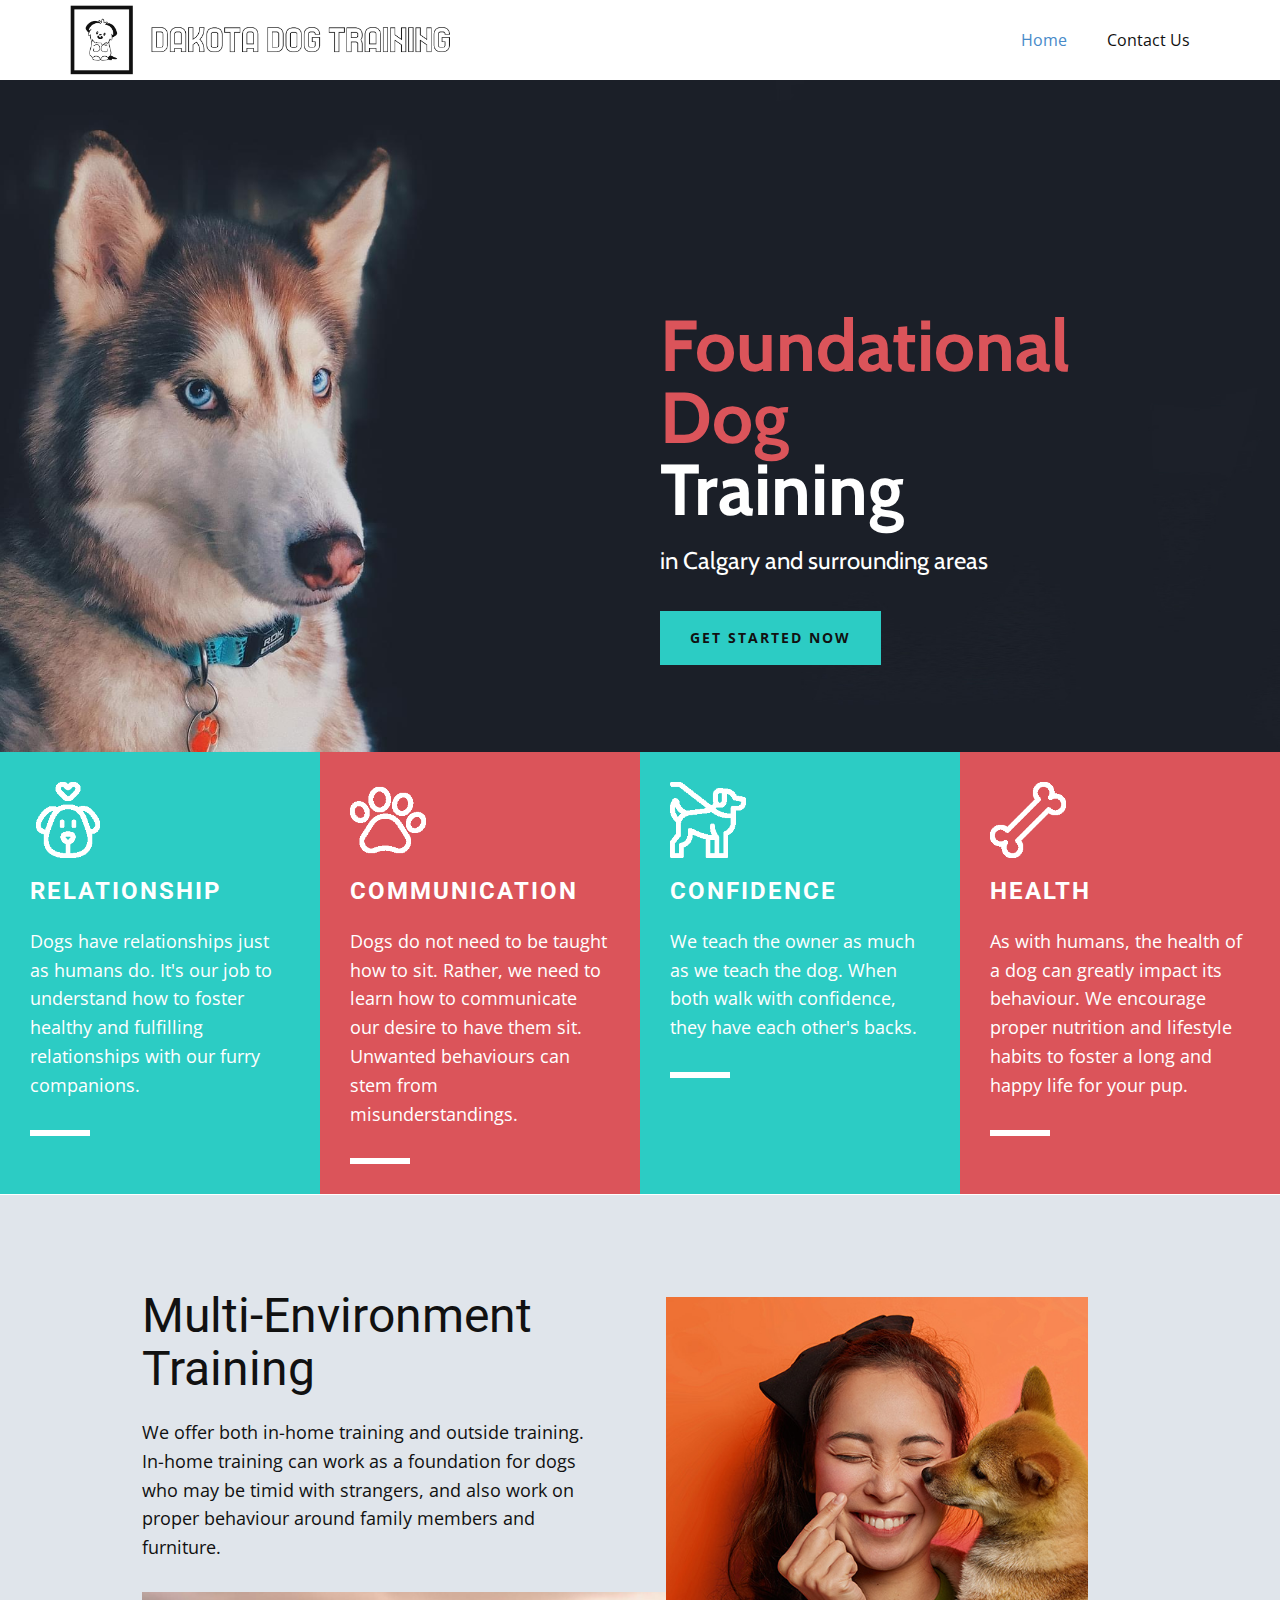
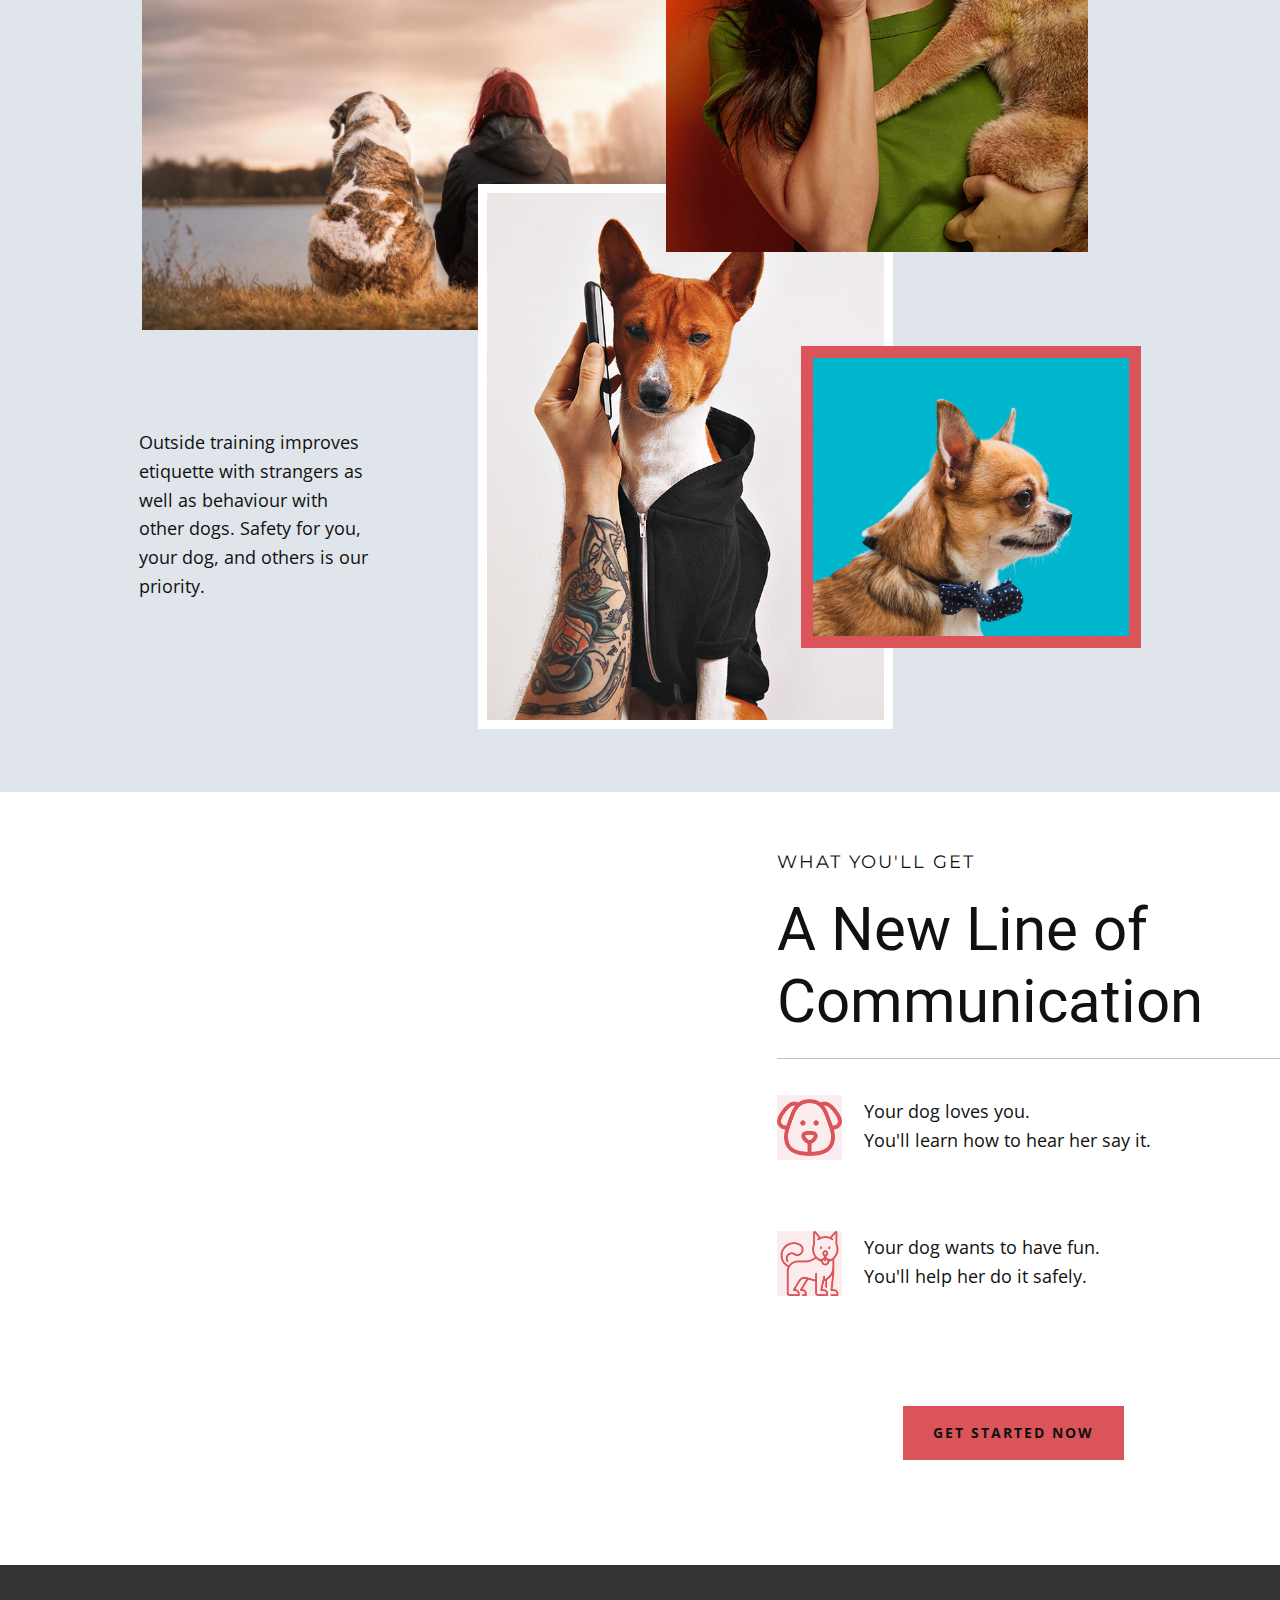
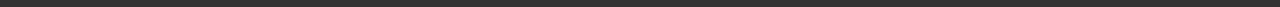
<file: index.html>
<!DOCTYPE html>
<html style="font-size: 16px;" lang="en"><head>
    <meta name="viewport" content="width=device-width, initial-scale=1.0">
    <meta charset="utf-8">
    <meta name="description" content="Dog Training in Calgary and Surrounding Areas">
    <meta name="keywords" content="Dog Training, Pet Training, Dogs">
    <meta name="author" content="Dakota Dog Training">

    <title>Dakota Dog Training</title>
    <link rel="icon" type="image/x-icon" href="favicon.PNG">
    <link rel="stylesheet" href="nicepage.css" media="screen">
    <link rel="stylesheet" href="Home.css" media="screen">
    <script class="u-script" type="text/javascript" src="jquery-1.9.1.min.js" defer=""></script>
    <script class="u-script" type="text/javascript" src="nicepage.js" defer=""></script>
    <link id="u-theme-google-font" rel="stylesheet" href="https://fonts.googleapis.com/css?family=Roboto:100,100i,300,300i,400,400i,500,500i,700,700i,900,900i|Open+Sans:300,300i,400,400i,500,500i,600,600i,700,700i,800,800i">
    <link id="u-page-google-font" rel="stylesheet" href="https://fonts.googleapis.com/css?family=Montserrat:100,100i,200,200i,300,300i,400,400i,500,500i,600,600i,700,700i,800,800i,900,900i|Cabin:400,400i,500,500i,600,600i,700,700i">
    
    
    
    
    
    <script type="application/ld+json">{
		"@context": "http://schema.org",
		"@type": "Organization",
		"name": "",
		"logo": "images/dakota_logo-1.PNG"
}</script>
    <meta name="theme-color" content="#478ac9">
    <meta property="og:title" content="Home">
    <meta property="og:type" content="website">
  <meta data-intl-tel-input-cdn-path="intlTelInput/"></head>
  <body class="u-body u-xl-mode" data-lang="en"><header class="u-clearfix u-header u-header" id="sec-0bd0"><div class="u-clearfix u-sheet u-valign-middle-lg u-valign-middle-md u-valign-middle-xl u-sheet-1">
        <nav class="u-menu u-menu-one-level u-menu-1" data-responsive-from="XS">
          <div class="menu-collapse" style="font-size: 1rem; letter-spacing: 0px;">
            <a class="u-button-style u-custom-left-right-menu-spacing u-custom-padding-bottom u-custom-top-bottom-menu-spacing u-nav-link u-text-active-palette-1-base u-text-hover-palette-2-base" href="#">
              <svg class="u-svg-link" viewBox="0 0 24 24"><use xlink:href="#menu-hamburger"></use></svg>
              <svg class="u-svg-content" version="1.1" id="menu-hamburger" viewBox="0 0 16 16" x="0px" y="0px" xmlns:xlink="http://www.w3.org/1999/xlink" xmlns="http://www.w3.org/2000/svg"><g><rect y="1" width="16" height="2"></rect><rect y="7" width="16" height="2"></rect><rect y="13" width="16" height="2"></rect>
</g></svg>
            </a>
          </div>
          <div class="u-custom-menu u-nav-container">
            <ul class="u-nav u-unstyled u-nav-1"><li class="u-nav-item"><a class="u-button-style u-nav-link u-text-active-palette-1-base u-text-hover-palette-2-base" href="index.html" style="padding: 10px 20px;">Home</a>
</li><li class="u-nav-item"><a class="u-button-style u-nav-link u-text-active-palette-1-base u-text-hover-palette-2-base" href="https://forms.gle/ZrPzx35mZhkRZ9Va7" target="_blank" style="padding: 10px 20px;">Contact Us</a>
</li></ul>
          </div>
          <div class="u-custom-menu u-nav-container-collapse">
            <div class="u-black u-container-style u-inner-container-layout u-opacity u-opacity-95 u-sidenav">
              <div class="u-inner-container-layout u-sidenav-overflow">
                <div class="u-menu-close"></div>
                <ul class="u-align-center u-nav u-popupmenu-items u-unstyled u-nav-2"><li class="u-nav-item"><a class="u-button-style u-nav-link" href="index.html">Home</a>
</li><li class="u-nav-item"><a class="u-button-style u-nav-link" href="https://forms.gle/ZrPzx35mZhkRZ9Va7" target="_blank">Contact Us</a>
</li></ul>
              </div>
            </div>
            <div class="u-black u-menu-overlay u-opacity u-opacity-70"></div>
          </div>
        </nav>
        <a href="https://dakotadogtraining.com" class="u-image u-logo u-image-1" data-image-width="1284" data-image-height="237">
          <img src="images/dakota_logo-1.PNG" class="u-logo-image u-logo-image-1">
        </a>
      </div></header> 
    <section class="u-clearfix u-image u-valign-middle u-section-1" id="sec-8872" data-image-width="1980" data-image-height="1250">
      <div class="u-clearfix u-gutter-0 u-layout-spacing-vertical u-layout-wrap u-layout-wrap-1">
        <div class="u-gutter-0 u-layout">
          <div class="u-layout-row">
            <div class="u-align-right u-container-style u-image u-layout-cell u-left-cell u-size-31 u-image-1" data-image-width="1296" data-image-height="1080">
              <div class="u-container-layout u-container-layout-1"></div>
            </div>
            <div class="u-container-style u-layout-cell u-right-cell u-size-29 u-layout-cell-2">
              <div class="u-container-layout u-container-layout-2">
                <h1 class="u-custom-font u-text u-text-palette-2-base u-title u-text-1">Foundational Dog<br>
                  <span class="u-text-body-alt-color">Training</span>
                  <br>
                </h1>
                <h4 class="u-custom-font u-text u-text-body-alt-color u-text-2">in Calgary and surrounding areas</h4>
                <a href="https://forms.gle/CmmoLES3qzxjvGJS8" class="u-active-palette-2-base u-border-none u-btn u-button-style u-hover-palette-2-base u-palette-4-base u-text-body-color u-btn-1" target="_blank">get started now</a>
              </div>
            </div>
          </div>
        </div>
      </div>
    </section>
    <section class="u-clearfix u-valign-bottom-lg u-valign-bottom-xl u-section-2" id="carousel_c6b8">
      <div class="u-expanded-width u-list u-list-1">
        <div class="u-repeater u-repeater-1">
          <div class="u-align-center-sm u-align-center-xs u-align-left-lg u-align-left-md u-align-left-xl u-container-style u-custom-item u-list-item u-palette-4-base u-repeater-item u-list-item-1">
            <div class="u-container-layout u-similar-container u-valign-top u-container-layout-1"><span class="u-custom-item u-file-icon u-icon u-icon-rectangle u-text-white u-icon-1"><img src="images/2064847-1234775f.png" alt=""></span>
              <h4 class="u-text u-text-default u-text-1">relationship</h4>
              <p class="u-text u-text-default u-text-2">Dogs have relationships just as humans do. It's our job to understand how to foster healthy and fulfilling relationships with our furry companions.</p>
              <div class="u-border-6 u-border-white u-line u-line-horizontal u-line-1"></div>
            </div>
          </div>
          <div class="u-align-center-sm u-align-center-xs u-align-left-lg u-align-left-md u-align-left-xl u-container-style u-custom-item u-list-item u-palette-2-base u-repeater-item u-list-item-2">
            <div class="u-container-layout u-similar-container u-valign-top u-container-layout-2"><span class="u-custom-item u-file-icon u-icon u-icon-rectangle u-text-white u-icon-2"><img src="images/1076877-3cd22f83.png" alt=""></span>
              <h4 class="u-text u-text-default u-text-3">COMMUNICATION</h4>
              <p class="u-text u-text-default u-text-4">Dogs do not need to be taught how to sit. Rather, we need to learn how to communicate our desire to have them sit. Unwanted behaviours can stem from misunderstandings.&nbsp;</p>
              <div class="u-border-6 u-border-white u-line u-line-horizontal u-line-2"></div>
            </div>
          </div>
          <div class="u-align-center-sm u-align-center-xs u-align-left-lg u-align-left-md u-align-left-xl u-container-style u-custom-item u-list-item u-palette-4-base u-repeater-item u-list-item-3">
            <div class="u-container-layout u-similar-container u-valign-top u-container-layout-3"><span class="u-custom-item u-file-icon u-icon u-icon-rectangle u-text-white u-icon-3"><img src="images/3330956-aeaf9b95.png" alt=""></span>
              <h4 class="u-text u-text-default u-text-5">CONFIDENCE</h4>
              <p class="u-text u-text-default u-text-6">We teach the owner as much as we teach the dog. When both walk with confidence, they have each other's backs.</p>
              <div class="u-border-6 u-border-white u-line u-line-horizontal u-line-3"></div>
            </div>
          </div>
          <div class="u-align-center-sm u-align-center-xs u-align-left-lg u-align-left-md u-align-left-xl u-container-style u-custom-item u-list-item u-palette-2-base u-repeater-item u-list-item-4">
            <div class="u-container-layout u-similar-container u-valign-top u-container-layout-4"><span class="u-custom-item u-file-icon u-icon u-icon-rectangle u-text-white u-icon-4"><img src="images/4253109-289270d7.png" alt=""></span>
              <h4 class="u-text u-text-default u-text-7">HEALTH</h4>
              <p class="u-text u-text-default u-text-8">As with humans, the health of a dog can greatly impact its behaviour. We encourage proper nutrition and lifestyle habits to foster a long and happy life for your pup.</p>
              <div class="u-border-6 u-border-white u-line u-line-horizontal u-line-4"></div>
            </div>
          </div>
        </div>
      </div>
    </section>
    <section class="u-align-center u-clearfix u-palette-5-light-2 u-section-3" id="carousel_1163">
      <div class="u-clearfix u-sheet u-valign-middle-md u-valign-middle-sm u-valign-middle-xs u-sheet-1">
        <div class="u-container-style u-expanded-width-xs u-group u-group-1">
          <div class="u-container-layout u-valign-middle u-container-layout-1">
            <h2 class="u-text u-text-1">Multi-Environment Training</h2>
            <p class="u-text u-text-2">We offer both in-home training and outside training. In-home training can work as a foundation for dogs who may be timid with strangers, and also work on proper behaviour around family members and furniture.</p>
          </div>
        </div>
        <img class="u-image u-image-1" src="images/gaf4f448a975774e439085ef5595757d6eda36daa39d250716de2cb756c8a6332acafe24be2642f82a4c9c916eea5a2a56d8fabfe103583c60c49cc40b4338904_1280.jpg" data-image-width="1280" data-image-height="853">
        <img class="u-border-9 u-border-white u-image u-image-2" src="images/xxcx.jpg" data-image-width="700" data-image-height="791">
        <img class="u-image u-image-3" src="images/87513ffc-3d39-929f-4053-86e0e28f2961.jpg" data-image-width="800" data-image-height="724">
        <img class="u-border-12 u-border-palette-2-base u-image u-image-4" src="images/hh.jpg" data-image-width="800" data-image-height="701">
        <div class="u-align-left u-container-style u-expanded-width-sm u-expanded-width-xs u-group u-group-2">
          <div class="u-container-layout u-container-layout-2">
            <p class="u-text u-text-3">Outside training improves etiquette with strangers as well as behaviour with other dogs. Safety for you, your dog, and others is our priority.</p>
          </div>
        </div>
      </div>
    </section>
    <section class="u-align-center u-clearfix u-section-4" id="carousel_b9fd">
      <div class="u-clearfix u-expanded-width u-layout-wrap u-layout-wrap-1">
        <div class="u-layout">
          <div class="u-layout-row">
            <div class="u-container-style u-image u-layout-cell u-right-cell u-size-30-md u-size-30-sm u-size-30-xs u-size-35-lg u-size-35-xl u-image-1" data-image-width="840" data-image-height="1260">
              <div class="u-container-layout u-container-layout-1"></div>
            </div>
            <div class="u-align-left u-container-style u-layout-cell u-left-cell u-size-25-lg u-size-25-xl u-size-30-md u-size-30-sm u-size-30-xs u-layout-cell-2">
              <div class="u-container-layout u-valign-top u-container-layout-2">
                <h6 class="u-custom-font u-font-montserrat u-text u-text-default u-text-1"> What you'll get</h6>
                <h2 class="u-text u-text-default u-text-2">A New Line of Communication</h2>
                <div class="u-border-1 u-border-grey-25 u-line u-line-horizontal u-line-1"></div>
                <div class="u-list u-list-1">
                  <div class="u-repeater u-repeater-1">
                    <div class="u-container-style u-list-item u-repeater-item">
                      <div class="u-container-layout u-similar-container u-valign-top-lg u-valign-top-md u-valign-top-sm u-valign-top-xl u-container-layout-3"><span class="u-file-icon u-icon u-icon-rectangle u-palette-2-light-3 u-spacing-15 u-text-palette-2-base u-icon-1"><img src="images/6.png" alt=""></span>
                        <p class="u-text u-text-3">Your dog loves you.&nbsp;<br>You'll learn how to hear her say it.
                        </p>
                      </div>
                    </div>
                    <div class="u-container-style u-list-item u-repeater-item">
                      <div class="u-container-layout u-similar-container u-valign-top-lg u-valign-top-md u-valign-top-sm u-valign-top-xl u-container-layout-4"><span class="u-file-icon u-icon u-icon-rectangle u-palette-2-light-3 u-spacing-15 u-text-palette-2-base u-icon-2"><img src="images/4540592-71e89af5.png" alt=""></span>
                        <p class="u-text u-text-4">Your dog wants to have fun.<br>You'll help her do it safely.
                        </p>
                      </div>
                    </div>
                  </div>
                </div>
                <a href="https://forms.gle/CmmoLES3qzxjvGJS8" class="u-active-palette-4-base u-border-none u-btn u-button-style u-hover-palette-4-base u-palette-2-base u-text-body-color u-btn-1" target="_blank">get started now</a>
              </div>
            </div>
          </div>
        </div>
      </div>
    </section>
    
    
    <footer class="u-align-center u-clearfix u-footer u-grey-80 u-footer" id="sec-9f3e"><div class="u-clearfix u-sheet u-sheet-1"></div></footer>
    <section class="u-backlink u-clearfix u-grey-80">
    </section>
  
</body></html>
</file>
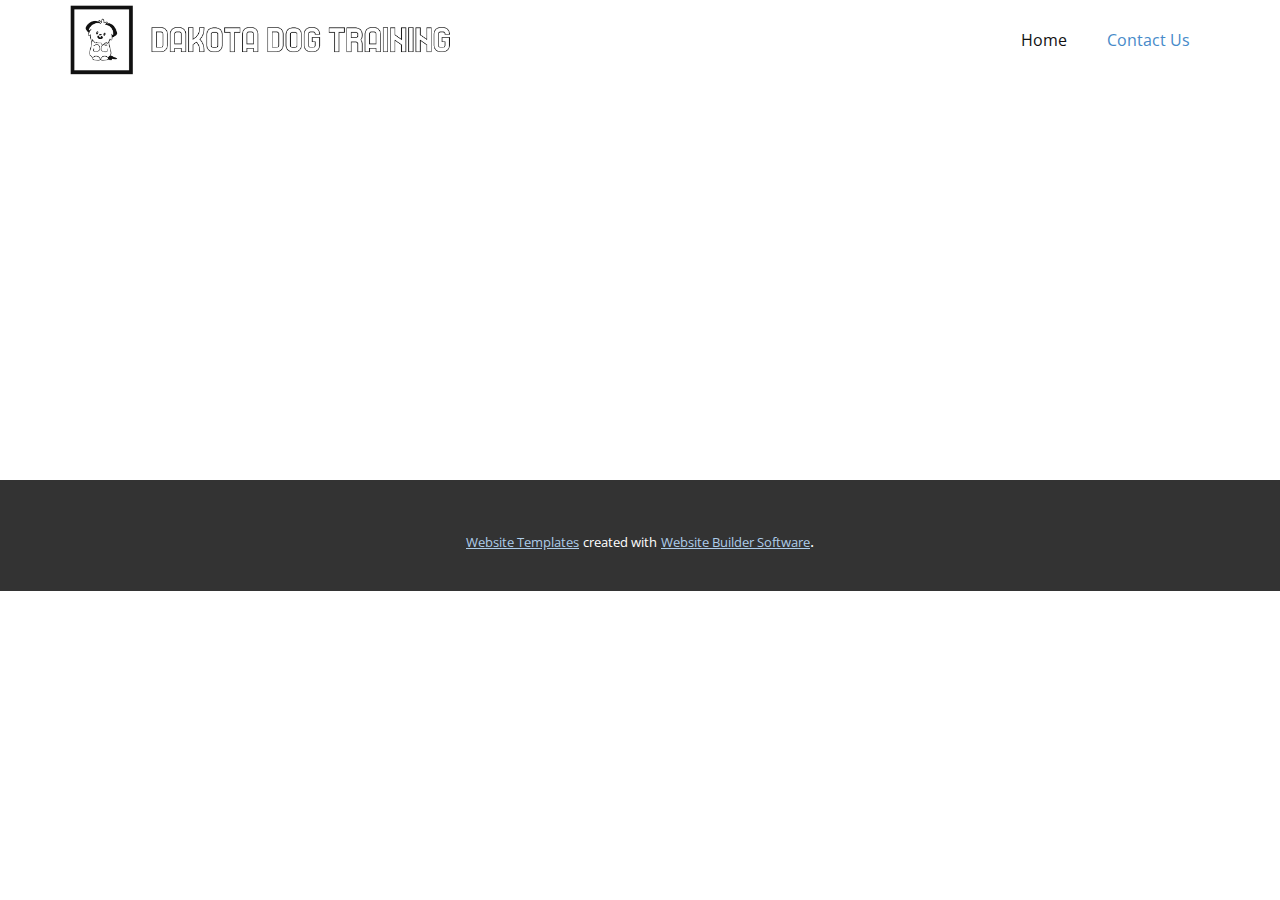
<file: Contact-Us.html>
<!DOCTYPE html>
<html style="font-size: 16px;" lang="en"><head>
    <meta name="viewport" content="width=device-width, initial-scale=1.0">
    <meta charset="utf-8">
    <meta name="keywords" content="">
    <meta name="description" content="">
    <title>Contact Us</title>
    <link rel="stylesheet" href="nicepage.css" media="screen">
<link rel="stylesheet" href="Contact-Us.css" media="screen">
    <script class="u-script" type="text/javascript" src="jquery-1.9.1.min.js" defer=""></script>
    <script class="u-script" type="text/javascript" src="nicepage.js" defer=""></script>
    <meta name="generator" content="Nicepage 5.10.9, nicepage.com">
    <link id="u-theme-google-font" rel="stylesheet" href="https://fonts.googleapis.com/css?family=Roboto:100,100i,300,300i,400,400i,500,500i,700,700i,900,900i|Open+Sans:300,300i,400,400i,500,500i,600,600i,700,700i,800,800i">
    
    
    <script type="application/ld+json">{
		"@context": "http://schema.org",
		"@type": "Organization",
		"name": "",
		"url": "/",
		"logo": "images/dakota_logo-1.PNG"
}</script>
    <meta name="theme-color" content="#478ac9">
    <meta property="og:title" content="Contact Us">
    <meta property="og:type" content="website">
    <link rel="canonical" href="/">
  <meta data-intl-tel-input-cdn-path="intlTelInput/"></head>
  <body class="u-body u-xl-mode" data-lang="en"><header class="u-clearfix u-header u-header" id="sec-0bd0"><div class="u-clearfix u-sheet u-valign-middle-lg u-valign-middle-md u-valign-middle-xl u-sheet-1">
        <nav class="u-menu u-menu-one-level u-menu-1" data-responsive-from="XS">
          <div class="menu-collapse" style="font-size: 1rem; letter-spacing: 0px;">
            <a class="u-button-style u-custom-left-right-menu-spacing u-custom-padding-bottom u-custom-top-bottom-menu-spacing u-nav-link u-text-active-palette-1-base u-text-hover-palette-2-base" href="#">
              <svg class="u-svg-link" viewBox="0 0 24 24"><use xlink:href="#menu-hamburger"></use></svg>
              <svg class="u-svg-content" version="1.1" id="menu-hamburger" viewBox="0 0 16 16" x="0px" y="0px" xmlns:xlink="http://www.w3.org/1999/xlink" xmlns="http://www.w3.org/2000/svg"><g><rect y="1" width="16" height="2"></rect><rect y="7" width="16" height="2"></rect><rect y="13" width="16" height="2"></rect>
</g></svg>
            </a>
          </div>
          <div class="u-custom-menu u-nav-container">
            <ul class="u-nav u-unstyled u-nav-1"><li class="u-nav-item"><a class="u-button-style u-nav-link u-text-active-palette-1-base u-text-hover-palette-2-base" href="Home.html" style="padding: 10px 20px;">Home</a>
</li><li class="u-nav-item"><a class="u-button-style u-nav-link u-text-active-palette-1-base u-text-hover-palette-2-base" href="https://forms.gle/ZrPzx35mZhkRZ9Va7" target="_blank" style="padding: 10px 20px;">Contact Us</a>
</li></ul>
          </div>
          <div class="u-custom-menu u-nav-container-collapse">
            <div class="u-black u-container-style u-inner-container-layout u-opacity u-opacity-95 u-sidenav">
              <div class="u-inner-container-layout u-sidenav-overflow">
                <div class="u-menu-close"></div>
                <ul class="u-align-center u-nav u-popupmenu-items u-unstyled u-nav-2"><li class="u-nav-item"><a class="u-button-style u-nav-link" href="Home.html">Home</a>
</li><li class="u-nav-item"><a class="u-button-style u-nav-link" href="https://forms.gle/ZrPzx35mZhkRZ9Va7" target="_blank">Contact Us</a>
</li></ul>
              </div>
            </div>
            <div class="u-black u-menu-overlay u-opacity u-opacity-70"></div>
          </div>
        </nav>
        <a href="https://nicepage.com/k/love-html-templates" class="u-image u-logo u-image-1" data-image-width="1284" data-image-height="237">
          <img src="images/dakota_logo-1.PNG" class="u-logo-image u-logo-image-1">
        </a>
      </div></header>
    <section class="u-clearfix u-section-1" id="sec-c374">
      <div class="u-clearfix u-sheet u-sheet-1"></div>
    </section>
    
    
    <footer class="u-align-center u-clearfix u-footer u-grey-80 u-footer" id="sec-9f3e"><div class="u-clearfix u-sheet u-sheet-1"></div></footer>
    <section class="u-backlink u-clearfix u-grey-80">
      <a class="u-link" href="https://nicepage.com/website-templates" target="_blank">
        <span>Website Templates</span>
      </a>
      <p class="u-text">
        <span>created with</span>
      </p>
      <a class="u-link" href="" target="_blank">
        <span>Website Builder Software</span>
      </a>. 
    </section>
  
</body></html>
</file>
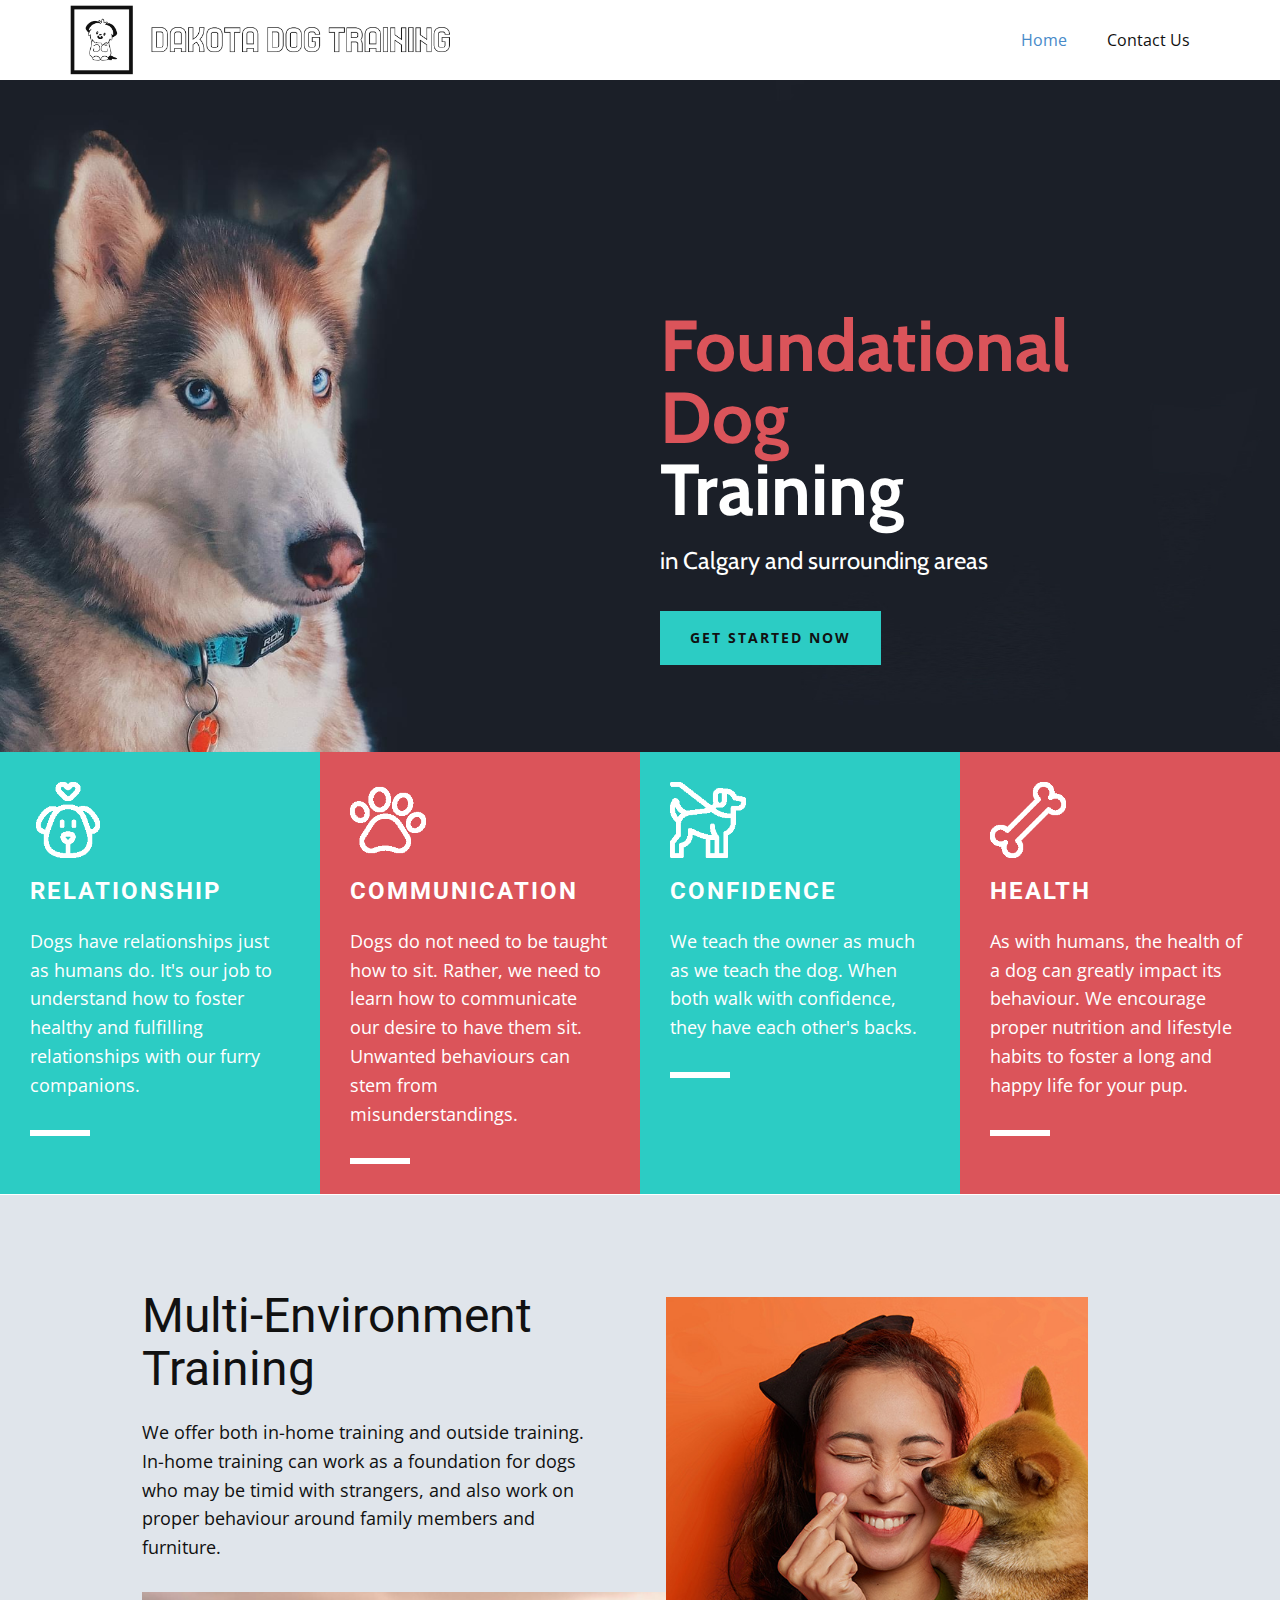
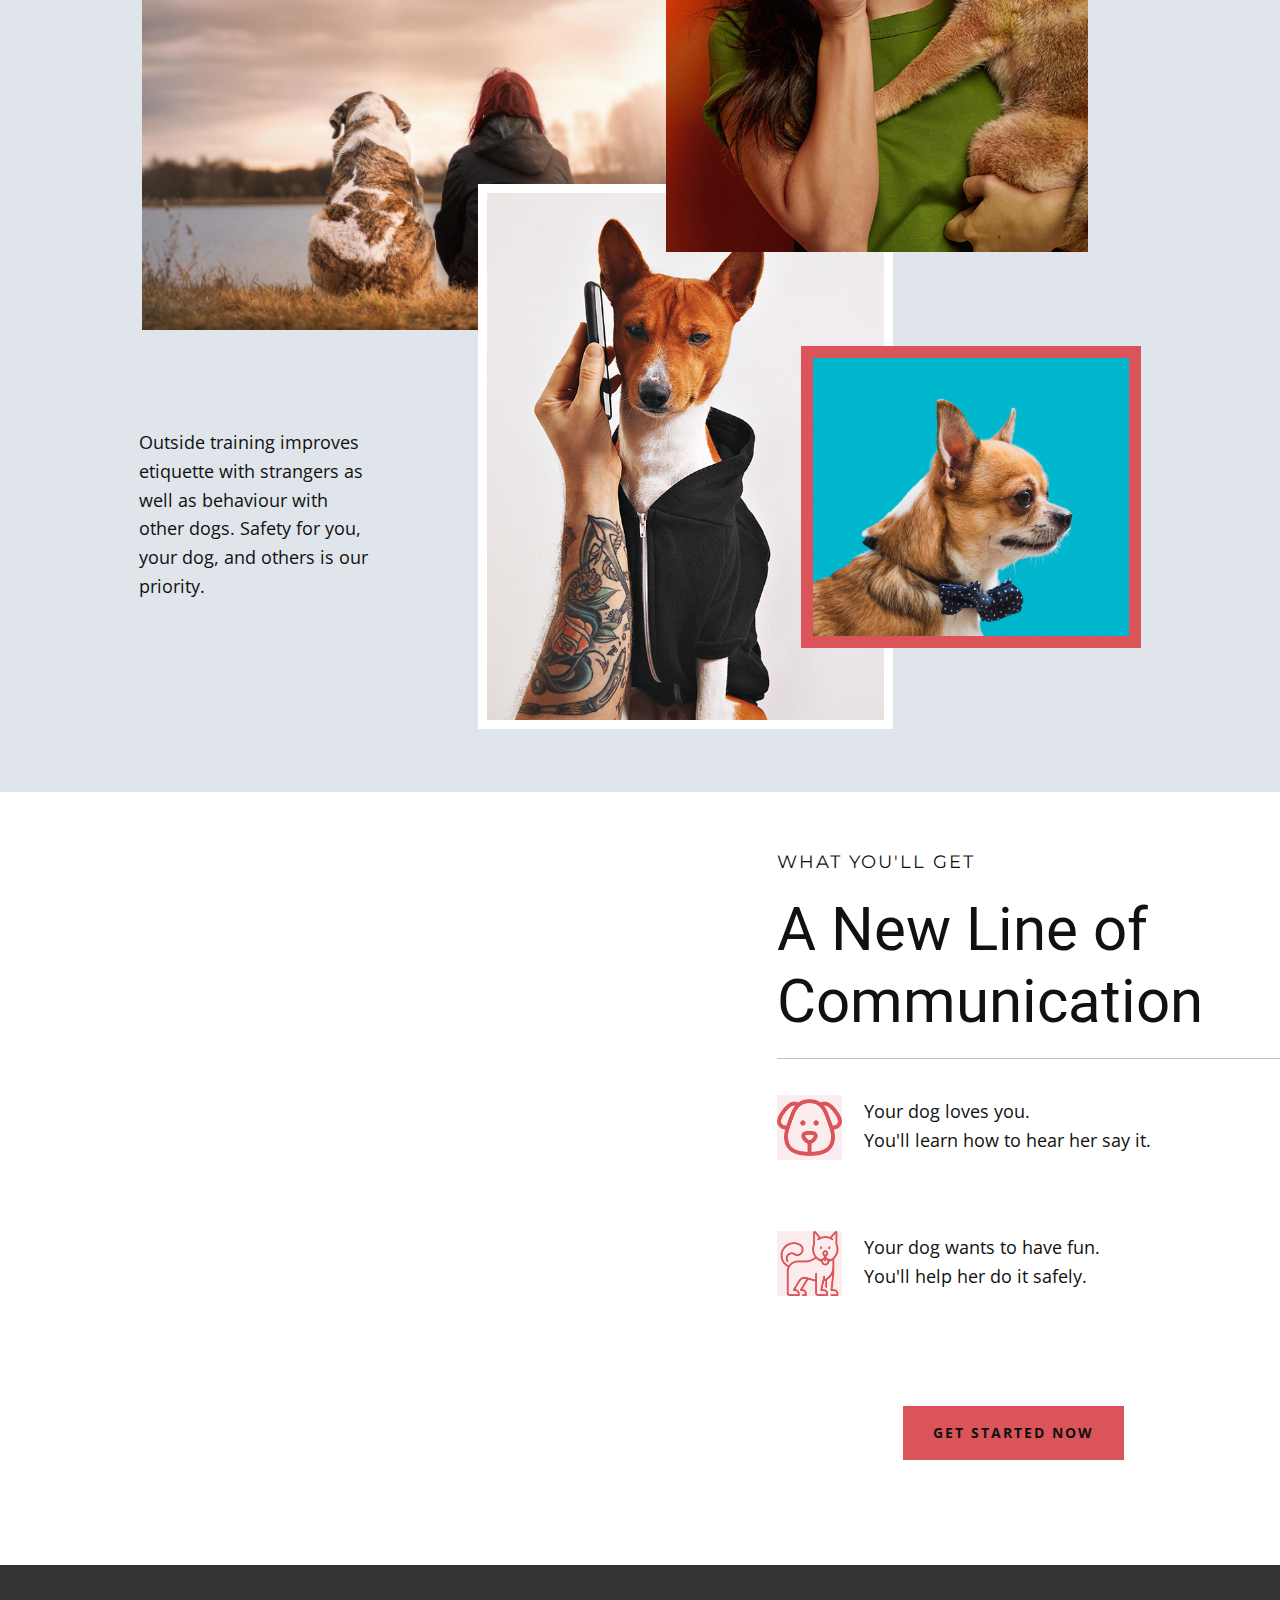
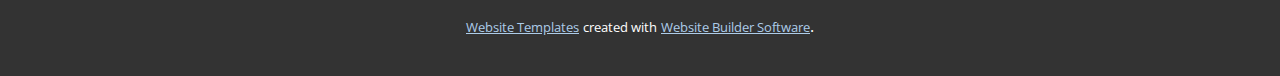
<file: Home.html>
<!DOCTYPE html>
<html style="font-size: 16px;" lang="en"><head>
    <meta name="viewport" content="width=device-width, initial-scale=1.0">
    <meta charset="utf-8">
    <meta name="keywords" content="Basic Dog, Training">
    <meta name="description" content="">
    <title>Home</title>
    <link rel="stylesheet" href="nicepage.css" media="screen">
<link rel="stylesheet" href="Home.css" media="screen">
    <script class="u-script" type="text/javascript" src="jquery-1.9.1.min.js" defer=""></script>
    <script class="u-script" type="text/javascript" src="nicepage.js" defer=""></script>
    <meta name="generator" content="Nicepage 5.10.8, nicepage.com">
    <link id="u-theme-google-font" rel="stylesheet" href="https://fonts.googleapis.com/css?family=Roboto:100,100i,300,300i,400,400i,500,500i,700,700i,900,900i|Open+Sans:300,300i,400,400i,500,500i,600,600i,700,700i,800,800i">
    <link id="u-page-google-font" rel="stylesheet" href="https://fonts.googleapis.com/css?family=Montserrat:100,100i,200,200i,300,300i,400,400i,500,500i,600,600i,700,700i,800,800i,900,900i|Cabin:400,400i,500,500i,600,600i,700,700i">
    
    
    
    
    
    <script type="application/ld+json">{
		"@context": "http://schema.org",
		"@type": "Organization",
		"name": "",
		"logo": "images/dakota_logo-1.PNG"
}</script>
    <meta name="theme-color" content="#478ac9">
    <meta property="og:title" content="Home">
    <meta property="og:type" content="website">
  <meta data-intl-tel-input-cdn-path="intlTelInput/"></head>
  <body class="u-body u-xl-mode" data-lang="en"><header class="u-clearfix u-header u-header" id="sec-0bd0"><div class="u-clearfix u-sheet u-valign-middle u-sheet-1">
        <nav class="u-menu u-menu-one-level u-offcanvas u-menu-1">
          <div class="menu-collapse" style="font-size: 1rem; letter-spacing: 0px;">
            <a class="u-button-style u-custom-left-right-menu-spacing u-custom-padding-bottom u-custom-top-bottom-menu-spacing u-nav-link u-text-active-palette-1-base u-text-hover-palette-2-base" href="#">
              <svg class="u-svg-link" viewBox="0 0 24 24"><use xlink:href="#menu-hamburger"></use></svg>
              <svg class="u-svg-content" version="1.1" id="menu-hamburger" viewBox="0 0 16 16" x="0px" y="0px" xmlns:xlink="http://www.w3.org/1999/xlink" xmlns="http://www.w3.org/2000/svg"><g><rect y="1" width="16" height="2"></rect><rect y="7" width="16" height="2"></rect><rect y="13" width="16" height="2"></rect>
</g></svg>
            </a>
          </div>
          <div class="u-custom-menu u-nav-container">
            <ul class="u-nav u-unstyled u-nav-1"><li class="u-nav-item"><a class="u-button-style u-nav-link u-text-active-palette-1-base u-text-hover-palette-2-base" href="Home.html" style="padding: 10px 20px;">Home</a>
</li><li class="u-nav-item"><a class="u-button-style u-nav-link u-text-active-palette-1-base u-text-hover-palette-2-base" href="https://forms.gle/ZrPzx35mZhkRZ9Va7" target="_blank" style="padding: 10px 20px;">Contact Us</a>
</li></ul>
          </div>
          <div class="u-custom-menu u-nav-container-collapse">
            <div class="u-black u-container-style u-inner-container-layout u-opacity u-opacity-95 u-sidenav">
              <div class="u-inner-container-layout u-sidenav-overflow">
                <div class="u-menu-close"></div>
                <ul class="u-align-center u-nav u-popupmenu-items u-unstyled u-nav-2"><li class="u-nav-item"><a class="u-button-style u-nav-link" href="Home.html">Home</a>
</li><li class="u-nav-item"><a class="u-button-style u-nav-link" href="https://forms.gle/ZrPzx35mZhkRZ9Va7" target="_blank">Contact Us</a>
</li></ul>
              </div>
            </div>
            <div class="u-black u-menu-overlay u-opacity u-opacity-70"></div>
          </div>
        </nav>
        <a href="https://nicepage.com/k/love-html-templates" class="u-image u-logo u-image-1" data-image-width="1284" data-image-height="237">
          <img src="images/dakota_logo-1.PNG" class="u-logo-image u-logo-image-1">
        </a>
      </div></header> 
    <section class="u-clearfix u-image u-valign-middle u-section-1" id="sec-8872" data-image-width="1980" data-image-height="1250">
      <div class="u-clearfix u-gutter-0 u-layout-spacing-vertical u-layout-wrap u-layout-wrap-1">
        <div class="u-gutter-0 u-layout">
          <div class="u-layout-row">
            <div class="u-align-right u-container-style u-image u-layout-cell u-left-cell u-size-31 u-image-1" data-image-width="1296" data-image-height="1080">
              <div class="u-container-layout u-container-layout-1"></div>
            </div>
            <div class="u-container-style u-layout-cell u-right-cell u-size-29 u-layout-cell-2">
              <div class="u-container-layout u-container-layout-2">
                <h1 class="u-custom-font u-text u-text-palette-2-base u-title u-text-1">Foundational Dog<br>
                  <span class="u-text-body-alt-color">Training</span>
                  <br>
                </h1>
                <h4 class="u-custom-font u-text u-text-body-alt-color u-text-2">in Calgary and surrounding areas</h4>
                <a href="https://forms.gle/CmmoLES3qzxjvGJS8" class="u-active-palette-2-base u-border-none u-btn u-button-style u-hover-palette-2-base u-palette-4-base u-text-body-color u-btn-1" target="_blank">get started now</a>
              </div>
            </div>
          </div>
        </div>
      </div>
    </section>
    <section class="u-clearfix u-valign-bottom-lg u-valign-bottom-xl u-section-2" id="carousel_c6b8">
      <div class="u-expanded-width u-list u-list-1">
        <div class="u-repeater u-repeater-1">
          <div class="u-align-center-sm u-align-center-xs u-align-left-lg u-align-left-md u-align-left-xl u-container-style u-custom-item u-list-item u-palette-4-base u-repeater-item u-list-item-1">
            <div class="u-container-layout u-similar-container u-valign-top u-container-layout-1"><span class="u-custom-item u-file-icon u-icon u-icon-rectangle u-text-white u-icon-1"><img src="images/2064847-1234775f.png" alt=""></span>
              <h4 class="u-text u-text-default u-text-1">relationship</h4>
              <p class="u-text u-text-default u-text-2">Dogs have relationships just as humans do. It's our job to understand how to foster healthy and fulfilling relationships with our furry companions.</p>
              <div class="u-border-6 u-border-white u-line u-line-horizontal u-line-1"></div>
            </div>
          </div>
          <div class="u-align-center-sm u-align-center-xs u-align-left-lg u-align-left-md u-align-left-xl u-container-style u-custom-item u-list-item u-palette-2-base u-repeater-item u-list-item-2">
            <div class="u-container-layout u-similar-container u-valign-top u-container-layout-2"><span class="u-custom-item u-file-icon u-icon u-icon-rectangle u-text-white u-icon-2"><img src="images/1076877-3cd22f83.png" alt=""></span>
              <h4 class="u-text u-text-default u-text-3">COMMUNICATION</h4>
              <p class="u-text u-text-default u-text-4">Dogs do not need to be taught how to sit. Rather, we need to learn how to communicate our desire to have them sit. Unwanted behaviours can stem from misunderstandings.&nbsp;</p>
              <div class="u-border-6 u-border-white u-line u-line-horizontal u-line-2"></div>
            </div>
          </div>
          <div class="u-align-center-sm u-align-center-xs u-align-left-lg u-align-left-md u-align-left-xl u-container-style u-custom-item u-list-item u-palette-4-base u-repeater-item u-list-item-3">
            <div class="u-container-layout u-similar-container u-valign-top u-container-layout-3"><span class="u-custom-item u-file-icon u-icon u-icon-rectangle u-text-white u-icon-3"><img src="images/3330956-aeaf9b95.png" alt=""></span>
              <h4 class="u-text u-text-default u-text-5">CONFIDENCE</h4>
              <p class="u-text u-text-default u-text-6">We teach the owner as much as we teach the dog. When both walk with confidence, they have each other's backs.</p>
              <div class="u-border-6 u-border-white u-line u-line-horizontal u-line-3"></div>
            </div>
          </div>
          <div class="u-align-center-sm u-align-center-xs u-align-left-lg u-align-left-md u-align-left-xl u-container-style u-custom-item u-list-item u-palette-2-base u-repeater-item u-list-item-4">
            <div class="u-container-layout u-similar-container u-valign-top u-container-layout-4"><span class="u-custom-item u-file-icon u-icon u-icon-rectangle u-text-white u-icon-4"><img src="images/4253109-289270d7.png" alt=""></span>
              <h4 class="u-text u-text-default u-text-7">HEALTH</h4>
              <p class="u-text u-text-default u-text-8">As with humans, the health of a dog can greatly impact its behaviour. We encourage proper nutrition and lifestyle habits to foster a long and happy life for your pup.</p>
              <div class="u-border-6 u-border-white u-line u-line-horizontal u-line-4"></div>
            </div>
          </div>
        </div>
      </div>
    </section>
    <section class="u-align-center u-clearfix u-palette-5-light-2 u-section-3" id="carousel_1163">
      <div class="u-clearfix u-sheet u-valign-middle-md u-valign-middle-sm u-valign-middle-xs u-sheet-1">
        <div class="u-container-style u-expanded-width-xs u-group u-group-1">
          <div class="u-container-layout u-valign-middle u-container-layout-1">
            <h2 class="u-text u-text-1">Multi-Environment Training</h2>
            <p class="u-text u-text-2">We offer both in-home training and outside training. In-home training can work as a foundation for dogs who may be timid with strangers, and also work on proper behaviour around family members and furniture.</p>
          </div>
        </div>
        <img class="u-image u-image-1" src="images/gaf4f448a975774e439085ef5595757d6eda36daa39d250716de2cb756c8a6332acafe24be2642f82a4c9c916eea5a2a56d8fabfe103583c60c49cc40b4338904_1280.jpg" data-image-width="1280" data-image-height="853">
        <img class="u-border-9 u-border-white u-image u-image-2" src="images/xxcx.jpg" data-image-width="700" data-image-height="791">
        <img class="u-image u-image-3" src="images/87513ffc-3d39-929f-4053-86e0e28f2961.jpg" data-image-width="800" data-image-height="724">
        <img class="u-border-12 u-border-palette-2-base u-image u-image-4" src="images/hh.jpg" data-image-width="800" data-image-height="701">
        <div class="u-align-left u-container-style u-expanded-width-sm u-expanded-width-xs u-group u-group-2">
          <div class="u-container-layout u-container-layout-2">
            <p class="u-text u-text-3">Outside training improves etiquette with strangers as well as behaviour with other dogs. Safety for you, your dog, and others is our priority.</p>
          </div>
        </div>
      </div>
    </section>
    <section class="u-align-center u-clearfix u-section-4" id="carousel_b9fd">
      <div class="u-clearfix u-expanded-width u-layout-wrap u-layout-wrap-1">
        <div class="u-layout">
          <div class="u-layout-row">
            <div class="u-container-style u-image u-layout-cell u-right-cell u-size-30-md u-size-30-sm u-size-30-xs u-size-35-lg u-size-35-xl u-image-1" data-image-width="840" data-image-height="1260">
              <div class="u-container-layout u-container-layout-1"></div>
            </div>
            <div class="u-align-left u-container-style u-layout-cell u-left-cell u-size-25-lg u-size-25-xl u-size-30-md u-size-30-sm u-size-30-xs u-layout-cell-2">
              <div class="u-container-layout u-valign-top u-container-layout-2">
                <h6 class="u-custom-font u-font-montserrat u-text u-text-default u-text-1"> What you'll get</h6>
                <h2 class="u-text u-text-default u-text-2">A New Line of Communication</h2>
                <div class="u-border-1 u-border-grey-25 u-line u-line-horizontal u-line-1"></div>
                <div class="u-list u-list-1">
                  <div class="u-repeater u-repeater-1">
                    <div class="u-container-style u-list-item u-repeater-item">
                      <div class="u-container-layout u-similar-container u-valign-top u-container-layout-3"><span class="u-file-icon u-icon u-icon-rectangle u-palette-2-light-3 u-spacing-15 u-text-palette-2-base u-icon-1"><img src="images/6.png" alt=""></span>
                        <p class="u-text u-text-3">Your dog loves you.&nbsp;<br>You'll learn how to hear her say it.
                        </p>
                      </div>
                    </div>
                    <div class="u-container-style u-list-item u-repeater-item">
                      <div class="u-container-layout u-similar-container u-valign-top u-container-layout-4"><span class="u-file-icon u-icon u-icon-rectangle u-palette-2-light-3 u-spacing-15 u-text-palette-2-base u-icon-2"><img src="images/4540592-71e89af5.png" alt=""></span>
                        <p class="u-text u-text-4">Your dog wants to have fun.<br>You'll help her do it safely.
                        </p>
                      </div>
                    </div>
                  </div>
                </div>
                <a href="https://forms.gle/CmmoLES3qzxjvGJS8" class="u-active-palette-4-base u-border-none u-btn u-button-style u-hover-palette-4-base u-palette-2-base u-text-body-color u-btn-1" target="_blank">get started now</a>
              </div>
            </div>
          </div>
        </div>
      </div>
    </section>
    
    
    <footer class="u-align-center u-clearfix u-footer u-grey-80 u-footer" id="sec-9f3e"><div class="u-clearfix u-sheet u-sheet-1"></div></footer>
    <section class="u-backlink u-clearfix u-grey-80">
      <a class="u-link" href="https://nicepage.com/website-templates" target="_blank">
        <span>Website Templates</span>
      </a>
      <p class="u-text">
        <span>created with</span>
      </p>
      <a class="u-link" href="" target="_blank">
        <span>Website Builder Software</span>
      </a>. 
    </section>
  
</body></html>
</file>
